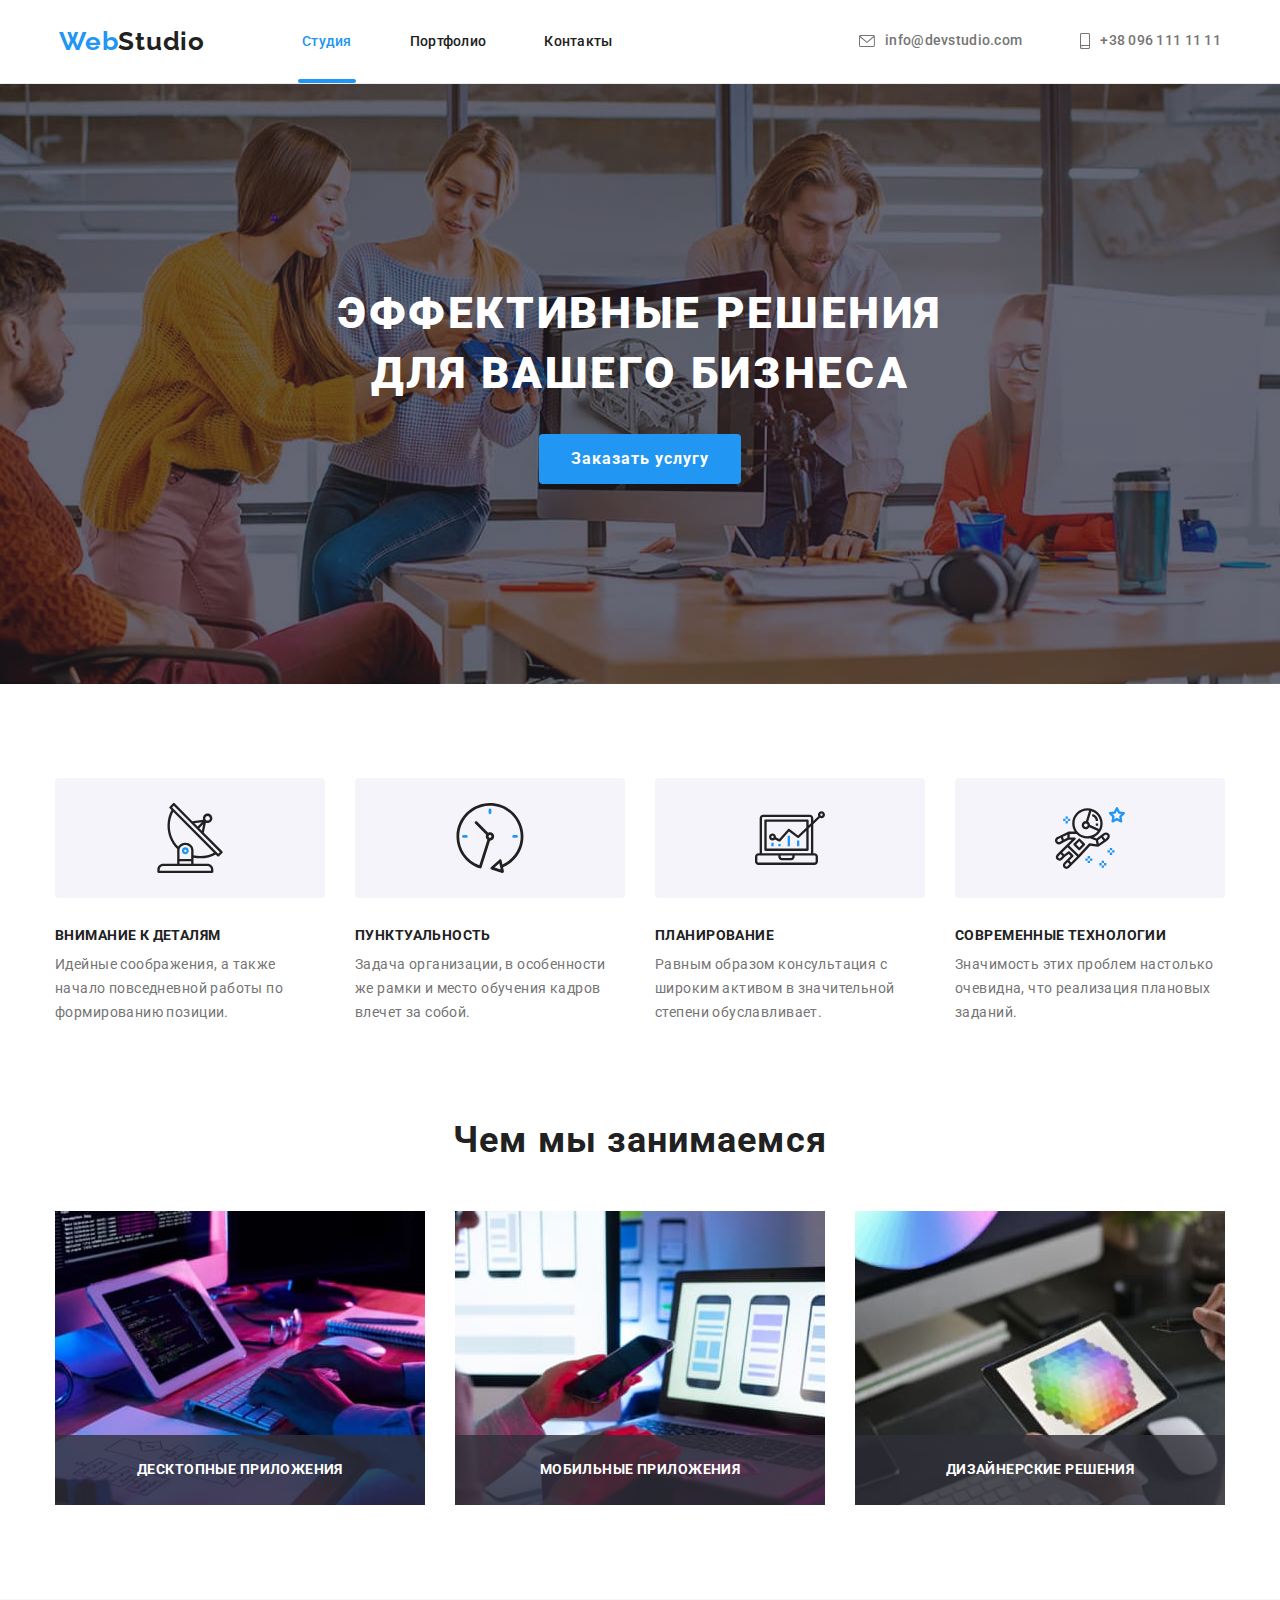
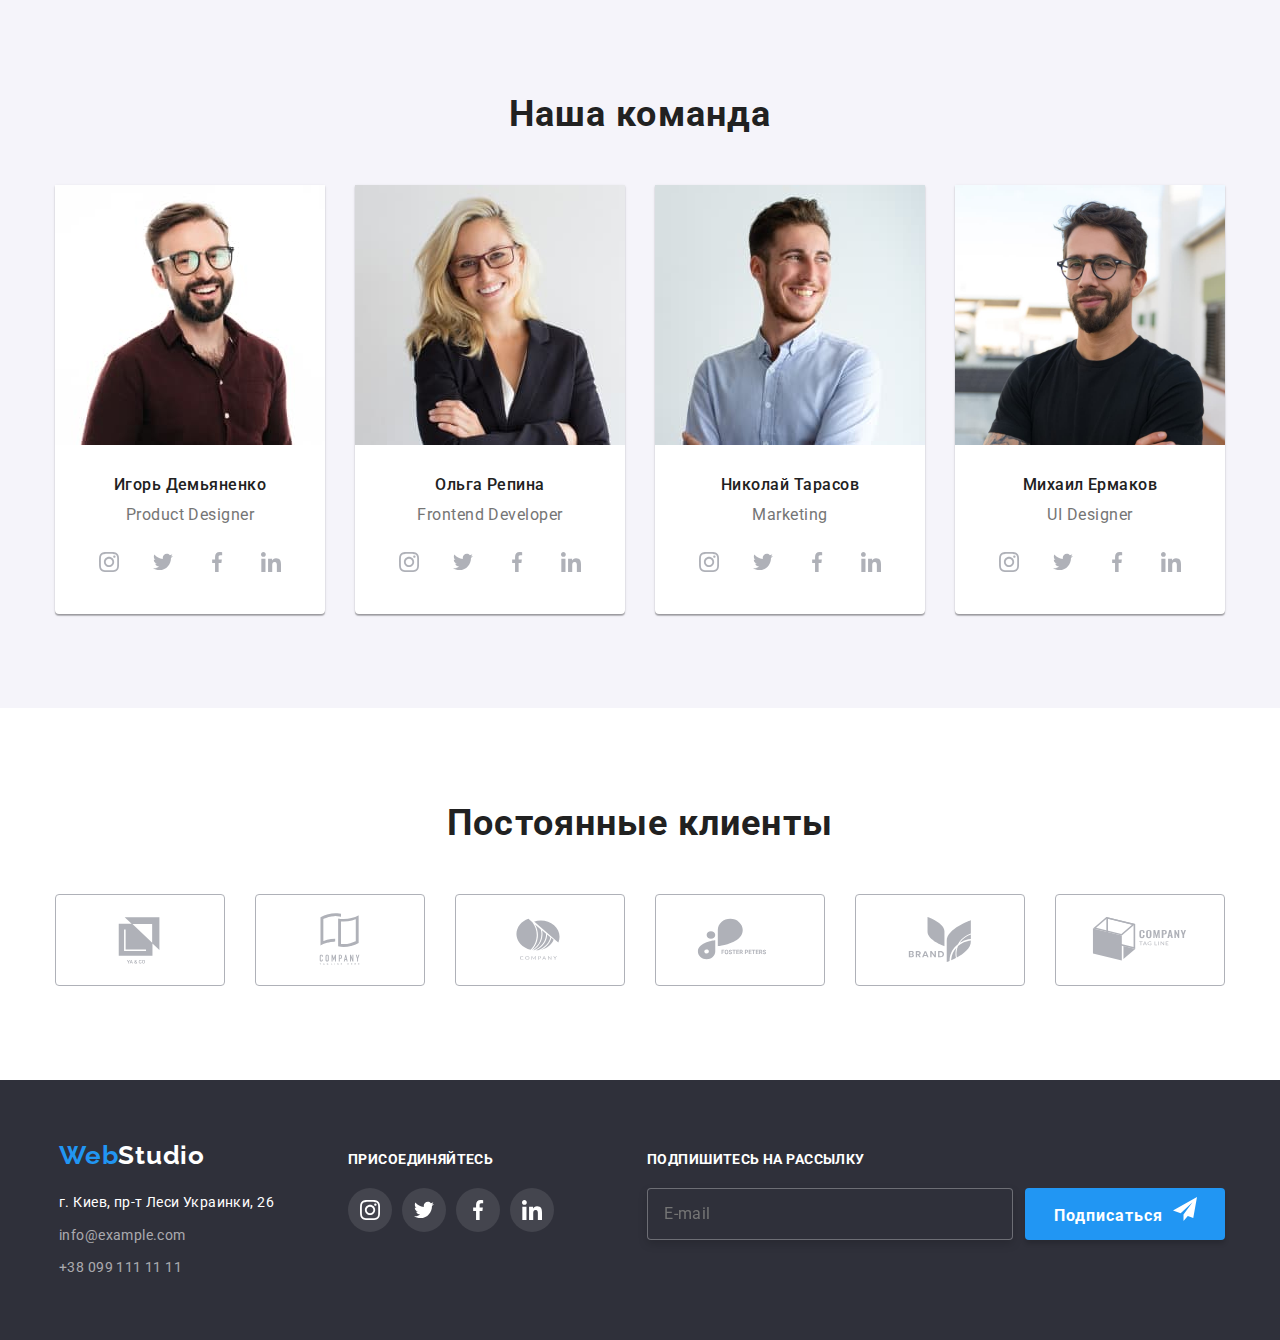
<file: index.html>
<!DOCTYPE html>
<html lang="ru">
<head>
    <meta charset="UTF-8">
    <meta http-equiv="X-UA-Compatible" content="IE=edge">
    <meta name="viewport" content="width=device-width, initial-scale=1.0">
    <title>Студия</title>
    <link rel="stylesheet" href="https://cdnjs.cloudflare.com/ajax/libs/modern-normalize/1.1.0/modern-normalize.min.css">
    <link rel="preconnect" href="https://fonts.googleapis.com">
    <link rel="preconnect" href="https://fonts.gstatic.com" crossorigin>
    <link href="https://fonts.googleapis.com/css2?family=Raleway:wght@700&family=Roboto:wght@400;500;700;900&display=swap"
        rel="stylesheet">
    <!-- <link rel="stylesheet" href="./css/styles.css"> -->
    <link rel="stylesheet" href="./css/main.min.css">
</head>
<body>
    <header class="header"> 
        <div class="contanier contanier__header">    
            <a class="logo header__logo" href=""><span class="logo__accent">Web</span>Studio</a>
            <nav class="nav">
                <ul class="site-nav">
                    <li class="site-nav__item"><a class="site-nav__link site-nav__link_accent" href="">Студия</a></li>
                    <li class="site-nav__item"><a class="site-nav__link" href="./portfolio.html">Портфолио</a></li>
                    <li class="site-nav__item"><a class="site-nav__link" href="">Контакты</a></li>
                </ul>
            </nav>
            <ul class="contacts">
                <li class="contacts__item">
                    <a class="contacts__link" href="mailto:info@devstudio.com">
                        <svg class="contacts__icon" width="16" height="12">
                            <use href="images/icons.svg#icon-envelope"></use>
                        </svg>
                        info@devstudio.com
                    </a>
                </li>
                <li class="contacts__item">
                    <a class="contacts__link" href="tel:+380961111111">
                        <svg class="contacts__icon" width="10" height="16">
                            <use href="images/icons.svg#icon-smartphone"></use>
                        </svg>
                        +38 096 111 11 11</a>
                </li>
            </ul>
        </div>
    </header>
    
    <main>
<!-- ----------------------HERO-------------------------- -->
        <section class="hero">
            <div class="contanier">
                <h1 class="hero__title">Эффективные решения для вашего бизнеса</h1>
                <button type="button" class="btn hero__btn" data-modal-open>Заказать услугу</button>
            </div>
        </section>
<!-- -----------------------BENEFITS-------------->
        <section class="section">
            <div class="contanier">
                <h2 class="visually-hidden">Наши преимущества</h2>
                <ul class="benefits">
                    <li class="benefits__item">
                        <div class="benefits__box">
                            <svg width="70" height="70">
                                <use href="images/icons.svg#icon-antenna"></use>
                            </svg>
                        </div>    
                        <h3 class="benefits__title">Внимание к деталям</h3>
                        <p class="benefits__text">Идейные соображения, а также начало повседневной работы по формированию позиции.</p></li>
                    <li class="benefits__item">
                        <div class="benefits__box">
                            <svg width="70" height="70">
                                <use href="images/icons.svg#icon-clock"></use>
                            </svg>
                        </div>
                        <h3 class="benefits__title">Пунктуальность</h3>
                        <p class="benefits__text">Задача организации, в особенности же рамки и место обучения кадров влечет за собой.</p></li>
                    <li class="benefits__item">
                        <div class="benefits__box">
                            <svg width="70" height="70">
                                <use href="images/icons.svg#icon-diagram"></use>
                            </svg>
                        </div>
                        <h3 class="benefits__title">Планирование</h3>
                        <p class="benefits__text">Равным образом консультация с широким активом в значительной степени обуславливает.</p></li>
                    <li class="benefits__item">
                        <div class="benefits__box">
                            <svg width="70" height="70">
                                <use href="images/icons.svg#icon-astronau"></use>
                            </svg>
                        </div>
                        <h3 class="benefits__title">Современные технологии</h3>
                        <p class="benefits__text">Значимость этих проблем настолько очевидна, что реализация плановых заданий.</p></li>
                </ul>
            </div>
        </section>
<!-- --------------------SPECIFICATION-------------- -->
        <section class="section section__no-padding-top">
            <div class="contanier">
                <h2 class="section__title">Чем мы занимаемся</h2>
                <ul class="specification">
                    <li class="specification__item">
                        <img src="./images/desktop.jpg" 
                        alt="Человек пишет десктопное приложение" 
                        width="370">
                        <p class="specification__label">Десктопные приложения</p>
                    </li>
                    <li class="specification__item">
                        <img src="./images/mobile.jpg" 
                        alt="Человек разрабатывает мобильное приложение"
                        width="370">
                        <p class="specification__label">Мобильные приложения</p>
                    </li>
                    <li class="specification__item">
                        <img src="./images/design.jpg" 
                        alt="Человек разрабатывает дизайн"
                        width="370">
                        <p class="specification__label">Дизайнерские решения</p>
                    </li>
                </ul>
            </div>
        </section>
<!-- ------------------------ TEAM ----------------- -->   
        <section class="section section__team-background">
            <div class="contanier">
                <h2 class="section__title">Наша команда</h2>
                <ul class="team">
                    <li class="team__item">
                        <img src="./images/igor.jpg" alt="Дизайнер" width="270">
                        <div class="team__content">
                            <h3 class="team__title">Игорь Демьяненко</h3>
                            <p class="team__text">Product Designer</p>  
                            <ul class="social-list">
                                <li class="social__icon">
                                    <a href="" class="social__icon social-list__team">
                                        <svg class="social-list__icon" width="20" height="20">
                                            <use href="images/icons.svg#icon-instagram"></use>
                                        </svg>
                                    </a>
                                </li>
                                <li class="social__icon">
                                    <a href="" class="social__icon social-list__team">
                                        <svg class="social-list__icon" width="20" height="20">
                                            <use href="images/icons.svg#icon-twitter"></use>
                                        </svg>
                                    </a>
                                </li>
                                <li class="social__icon">
                                    <a href="" class="social__icon social-list__team">
                                        <svg class="social-list__icon" width="20" height="20">
                                            <use href="images/icons.svg#icon-facebook"></use>
                                        </svg>
                                    </a>
                                </li>
                                <li class="social__icon">
                                    <a href="" class="social__icon social-list__team">
                                        <svg class="social-list__icon" width="20" height="20">
                                            <use href="images/icons.svg#icon-linkedin"></use>
                                        </svg>
                                    </a>
                                </li>
                            </ul>
                        </div>
                    </li>
                    <li class="team__item">
                        <img src="./images/olga.jpg" alt="Фронтенд-разработчик" width="270">
                        <div class="team__content">
                            <h3 class="team__title">Ольга Репина</h3>
                            <p class="team__text">Frontend Developer</p>
                            <ul class="social-list">
                                <li class="social__icon">
                                    <a href="" class="social__icon social-list__team">
                                        <svg class="social-list__icon" width="20" height="20">
                                            <use href="images/icons.svg#icon-instagram"></use>
                                        </svg>
                                    </a>
                                </li>
                                <li class="social__icon">
                                    <a href="" class="social__icon social-list__team">
                                        <svg class="social-list__icon" width="20" height="20">
                                            <use href="images/icons.svg#icon-twitter"></use>
                                        </svg>
                                    </a>
                                </li>
                                <li class="social__icon">
                                    <a href="" class="social__icon social-list__team">
                                        <svg class="social-list__icon" width="20" height="20">
                                            <use href="images/icons.svg#icon-facebook"></use>
                                        </svg>
                                    </a>
                                </li>
                                <li class="social__icon">
                                    <a href="" class="social__icon social-list__team">
                                        <svg class="social-list__icon" width="20" height="20">
                                            <use href="images/icons.svg#icon-linkedin"></use>
                                        </svg>
                                    </a>
                                </li>
                            </ul>
                        </div>    
                    </li>
                    <li class="team__item">
                        <img src="./images/nikolaj.jpg" alt="Маркетолог" width="270">
                        <div class="team__content">
                            <h3 class="team__title">Николай Тарасов</h3>
                            <p class="team__text">Marketing</p>
                            <ul class="social-list">
                                <li class="social__icon">
                                    <a href="" class="social__icon social-list__team">
                                        <svg class="social-list__icon" width="20" height="20">
                                            <use href="images/icons.svg#icon-instagram"></use>
                                        </svg>
                                    </a>
                                </li>
                                <li class="social__icon">
                                    <a href="" class="social__icon social-list__team">
                                        <svg class="social-list__icon" width="20" height="20">
                                            <use href="images/icons.svg#icon-twitter"></use>
                                        </svg>
                                    </a>
                                </li>
                                <li class="social__icon">
                                    <a href="" class="social__icon social-list__team">
                                        <svg class="social-list__icon" width="20" height="20">
                                            <use href="images/icons.svg#icon-facebook"></use>
                                        </svg>
                                    </a>
                                </li>
                                <li class="social__icon">
                                    <a href="" class="social__icon social-list__team">
                                        <svg class="social-list__icon" width="20" height="20">
                                            <use href="images/icons.svg#icon-linkedin"></use>
                                        </svg>
                                    </a>
                                </li>
                            </ul>
                        </div>    
                    </li>
                    <li class="team__item">
                        <img src="./images/michael.jpg" alt="Дизайнер" width="270">
                        <div class="team__content">
                            <h3 class="team__title">Михаил Ермаков</h3>
                            <p class="team__text">UI Designer</p>
                            <ul class="social-list">
                                <li class="social__icon">
                                    <a href="" class="social__icon social-list__team">
                                        <svg class="social-list__icon" width="20" height="20">
                                            <use href="images/icons.svg#icon-instagram"></use>
                                        </svg>
                                    </a>
                                </li>
                                <li class="social__icon">
                                    <a href="" class="social__icon social-list__team">
                                        <svg class="social-list__icon" width="20" height="20">
                                            <use href="images/icons.svg#icon-twitter"></use>
                                        </svg>
                                    </a>
                                </li>
                                <li class="social__icon">
                                    <a href="" class="social__icon social-list__team">
                                        <svg class="social-list__icon" width="20" height="20">
                                            <use href="images/icons.svg#icon-facebook"></use>
                                        </svg>
                                    </a>
                                </li>
                                <li class="social__icon">
                                    <a href="" class="social__icon social-list__team">
                                        <svg class="social-list__icon" width="20" height="20">
                                            <use href="images/icons.svg#icon-linkedin"></use>
                                        </svg>
                                    </a>
                                </li>
                            </ul>
                        </div>    
                    </li>
                </ul>
            </div>
        </section>
 <!-- ------------------------CLIENTS------------------ -->
        <section class="section">
            <div class="contanier">
                <h2 class="section__title">Постоянные клиенты</h2>
                <ul class="clients">
                    <li class="clients__item">
                        <a href="" class="clients__link">
                            <svg class="clients__icon" width="106" height="60">
                                <use href="images/icons.svg#icon-Logo"></use>
                            </svg>
                        </a>
                    </li>
                    <li class="clients__item">
                        <a href="" class="clients__link">
                            <svg class="clients__icon" width="106" height="60">
                                <use href="images/icons.svg#icon-Logo1"></use>
                            </svg>
                        </a>
                    </li>
                    <li class="clients__item">
                        <a href="" class="clients__link">
                            <svg class="clients__icon" width="106" height="60">
                                <use href="images/icons.svg#icon-Logo2"></use>
                            </svg>
                        </a>
                    </li>
                    <li class="clients__item">
                        <a href="" class="clients__link">
                            <svg class="clients__icon" width="106" height="60">
                                <use href="images/icons.svg#icon-Logo3"></use>
                            </svg>
                        </a>
                    </li>
                    <li class="clients__item">
                        <a href="" class="clients__link">
                            <svg class="clients__icon" width="106" height="60">
                                <use href="images/icons.svg#icon-Logo4"></use>
                            </svg>
                        </a>
                    </li>
                    <li class="clients__item">
                        <a href="" class="clients__link">
                            <svg class="clients__icon" width="106" height="60">
                                <use href="images/icons.svg#icon-Logo5"></use>
                            </svg>
                        </a>
                    </li>
                </ul>
            </div>
        </section>
    </main>
    <!-- -----------------FOOTER-------------- -->
    <footer class="footer">
        <div class="contanier footer__block">
            <div class="footer__contact-group">
                <div class="footer__contact-block"> 
                    <a class="logo logo__footer" href=""><span class="logo__accent">Web</span>Studio</a>
                    <address class="direct-block">
                        <ul>
                            <li class="direct-block__list"><a class="direct-block__adds" href="https://goo.gl/maps/VP5CbCXjH7ehLdj28" target="_blank" rel="noopener noreferrer">г. Киев, пр-т Леси Украинки, 26</a></li>
                            <li class="direct-block__list"><a class="direct-block__cont" href="mailto:info@example.com">info@example.com</a></li>
                            <li class="direct-block__list"><a class="direct-block__cont" href="tel:+380991111111">+38 099 111 11 11</a></li>
                        </ul>
                    </address>
                </div>
                <div class="links-block">
                    <h3 class="title-upercase links-block__title">присоединяйтесь</h3>
                    <ul class="social-list">
                        <li class="social__icon">
                            <a href="" class="social__icon social__icon_footer">
                                <svg class="social-list__icon_footer" width="20" height="20">
                                    <use href="images/icons.svg#icon-instagram"></use>
                                </svg>
                            </a>
                        </li>
                        <li class="social__icon">
                            <a href="" class="social__icon social__icon_footer">
                                <svg class="social-list__icon_footer" width="20" height="20">
                                    <use href="images/icons.svg#icon-twitter"></use>
                                </svg>
                            </a>
                        </li>
                        <li class="social__icon">
                            <a href="" class="social__icon social__icon_footer">
                                <svg class="social-list__icon_footer" width="20" height="20">
                                    <use href="images/icons.svg#icon-facebook"></use>
                                </svg>
                            </a>
                        </li>
                        <li class="social__icon">
                            <a href="" class="social__icon social__icon_footer">
                                <svg class="social-list__icon_footer" width="20" height="20">
                                    <use href="images/icons.svg#icon-linkedin"></use>
                                </svg>
                            </a>
                        </li>
                    </ul>
                </div>
            </div>
            <div class="subscription">
                <form action="#">
                    <label for="subscription__input" class="title-upercase">Подпишитесь на рассылку</label> 
                    <div class="subscript__elements">
                        <input type="email" name="email" id="subscription__input" placeholder="E-mail" class="subscript-mail"/>
                        <button type="submit" class="btn subscription__btn">Подписаться<svg class="subscribe-icon" width="24" height="24">
                                <use href="images/icons.svg#icon-subscribe"></use>
                            </svg>
                        </button>
                    </div>
                  </form>
            </div>
        </div>
    </footer>

<!-- ------------MODAL WINDOW------------ -->

    <div class="backdrop is-hidden" data-modal>
        <div class="modal">
            <button type="button" class="modal__close" data-modal-close>
                <svg class="modal__close-btn" width="18" height="18">
                    <use href="images/icons.svg#icon-close-black"></use>
                </svg>
            </button>  
            <h3 class="modal__title">Оставьте свои данные, мы вам перезвоним</h3>
            <form action="#" class="online">
                <div class="online__field">
                    <label for="name-input" class="online__lables">Имя</label>
                    <div class="online__input-wrap">
                        <input 
                        type="text" 
                        name="user-name" 
                        required
                        minlength="2"
                        id="name-input" 
                        class="online__input online__input-form">
                        <svg class="online__input-icon" width="18" height="18">
                            <use href="./images/icons.svg#icon-person-input"></use>
                        </svg>
                    </div>
                </div>

                <div class="online__field">
                    <label for="phone-input" class="online__lables">Телефон</label>
                    <div class="online__input-wrap">
                        <input 
                        type="tel" 
                        name="user-tel" 
                        required
                        id="phone-input" 
                        class="online__input online__input-form">
                        <svg class="online__input-icon" width="18" height="18">
                            <use href="./images/icons.svg#icon-phone-input"></use>
                        </svg>
                    </div>
                </div> 

                <div class="online__field">    
                    <label for="mail-input" class="online__lables">Почта</label>
                    <div class="online__input-wrap">
                        <input 
                        type="email" 
                        name="user-email" 
                        required
                        id="mail-input" 
                        class="online__input online__input-form">
                        <svg class="online__input-icon" width="18" height="18">
                            <use href="./images/icons.svg#icon-email-input"></use>
                        </svg>
                    </div>
                </div>

                <label for="comment-text" class="online__lables">Комментарий</label>
                <textarea 
                name="user-comment" 
                id="comment-text" 
                placeholder="Введите текст" 
                class="online__comment-input online__input-form"></textarea>
                
                <div class="form-check">
                    <input 
                    type="checkbox"
                    name="policy" 
                    id="policy" 
                    class="form-check__policy visually-hidden">

                    <label 
                    for="policy"
                    class="form-check__text">
                        <span>
                            <svg class="form-check__icon" width="16" height="15">
                                <use href="./images/icons.svg#icon-check"></use>
                            </svg>
                        </span>Соглашаюсь с рассылкой и принимаю <a href=""class="form-check__link">Условия договора</a>
                    </label>
                </div>

                <button 
                type="submit" 
                class="btn hero__btn modal__btn">
                    Отправить
                </button>
            </form>
        </div>
    </div>
    <script src="./js/modal.js"></script>
</body>
</html>
</file>
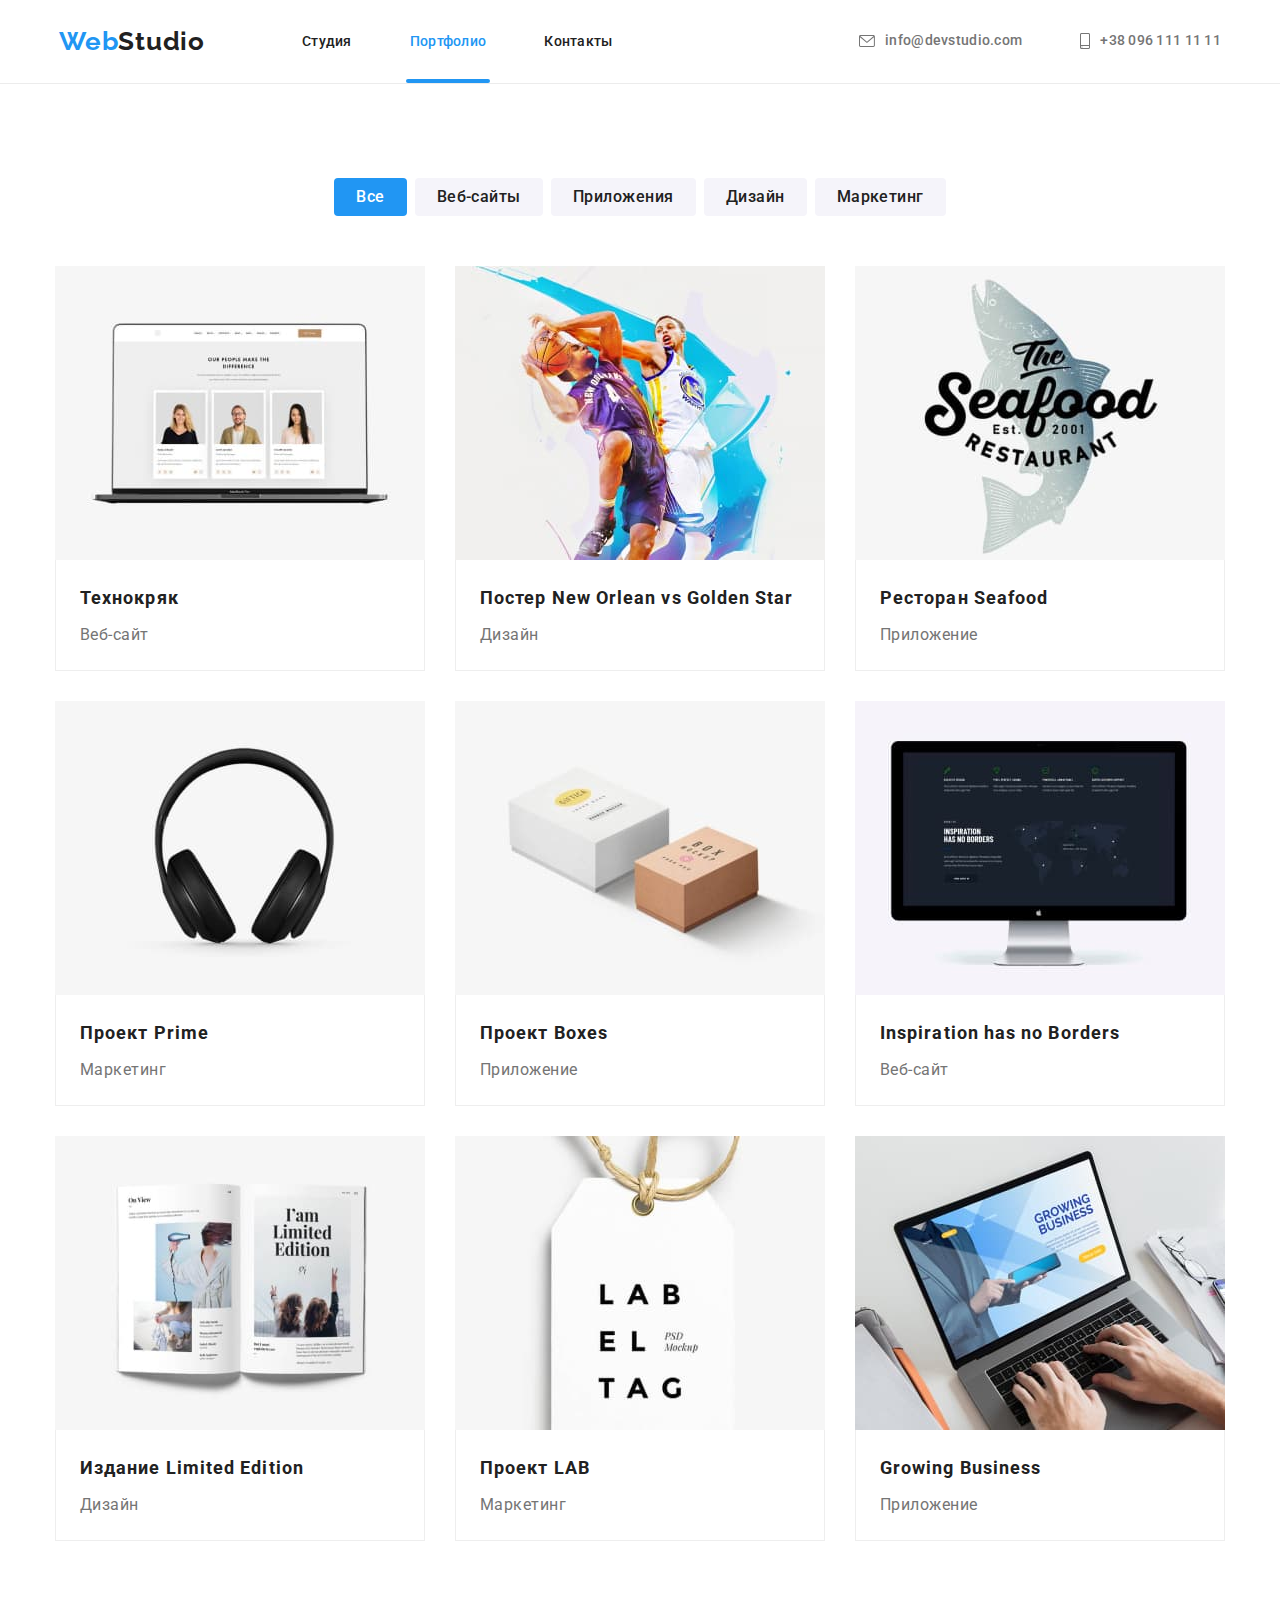
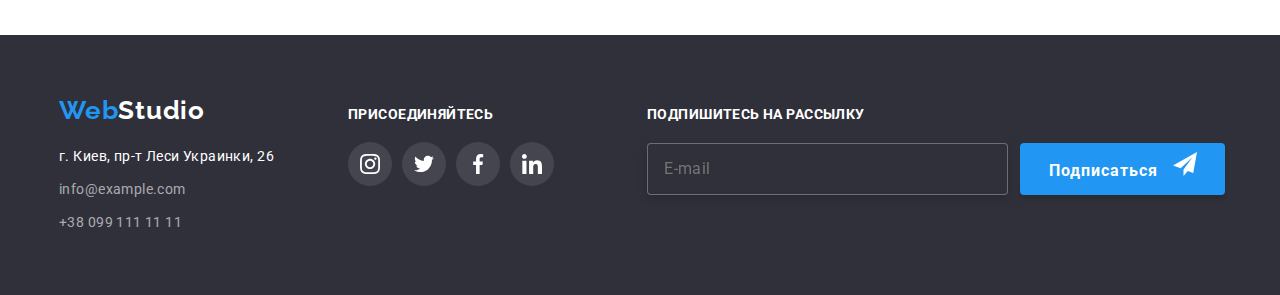
<file: portfolio.html>
<!DOCTYPE html>
<html lang="ru">
<head>
    <meta charset="UTF-8">
    <meta http-equiv="X-UA-Compatible" content="IE=edge">
    <meta name="viewport" content="width=device-width, initial-scale=1.0">
    <title>Студия</title>
    <link rel="stylesheet" href="https://cdnjs.cloudflare.com/ajax/libs/modern-normalize/1.1.0/modern-normalize.min.css">
    <link rel="preconnect" href="https://fonts.googleapis.com">
    <link rel="preconnect" href="https://fonts.gstatic.com" crossorigin>
    <link href="https://fonts.googleapis.com/css2?family=Raleway:wght@700&family=Roboto:wght@400;500;700;900&display=swap"
        rel="stylesheet">
    <!-- <link rel="stylesheet" href="./css/styles.css"> -->
    <link rel="stylesheet" href="./css/main.min.css">
</head>
<body>
    <header class="header"> 
        <div class="contanier contanier__header">    
            <a class="logo header__logo" href=""><span class="logo__accent">Web</span>Studio</a>
            <nav class="nav">
                <ul class="site-nav">
                    <li class="site-nav__item"><a class="site-nav__link" href="./index.html">Студия</a></li>
                    <li class="site-nav__item"><a class="site-nav__link site-nav__link_accent" href="">Портфолио</a></li>
                    <li class="site-nav__item"><a class="site-nav__link" href="">Контакты</a></li>
                </ul>
            </nav>
            <ul class="contacts">
                <li class="contacts__item">
                    <a class="contacts__link" href="mailto:info@devstudio.com">
                        <svg class="contacts__icon" width="16" height="12">
                            <use href="images/icons.svg#icon-envelope"></use>
                        </svg>
                        info@devstudio.com
                    </a>
                </li>
                <li class="contacts__item">
                    <a class="contacts__link" href="tel:+380961111111">
                        <svg class="contacts__icon" width="10" height="16">
                            <use href="images/icons.svg#icon-smartphone"></use>
                        </svg>
                        +38 096 111 11 11</a>
                </li>
            </ul>
        </div>
    </header>
    <main>
        <section class="section">
            <div class="contanier">
                <h1 class="visually-hidden">Наши проекты</h1>
                <ul class="filter">
                    <li class="filter__item"><button type="button" class="btn filter__btn btn_accent">Все</button></li>
                    <li class="filter__item"><button type="button" class="btn filter__btn">Веб-сайты</button></li>
                    <li class="filter__item"><button type="button" class="btn filter__btn">Приложения</button></li>
                    <li class="filter__item"><button type="button" class="btn filter__btn">Дизайн</button></li>
                    <li class="filter__item"><button type="button" class="btn filter__btn">Маркетинг</button></li>
                </ul>

                <ul class="portfolio">
                    <li class="portfolio__item">
                        <a href="" class="portfolio__links">
                            <div class="portfolio__item-wrap">
                                <img src="./images/img-1.jpg" alt="Команда разработчиков экране компьютера" width="370" >
                                <p class="pirtfolio__img-txt">Технокряк это современная площадка распространения коронавируса. Компании используют эту платформу для цифрового шпионажа и атак на защищённые сервера конкурентов.
                                </p>
                            </div>
                            <div class="portfolio__content">
                                <h2 class="portfolio__title">Технокряк</h2>
                                <p class="portfolio__text">Веб-сайт</p>
                            </div>
                        </a>
                    </li>
                    <li class="portfolio__item">
                        <a href="" class="portfolio__links">
                            <div class="portfolio__item-wrap">
                                <img src="./images/img-2.jpg" alt="Спортсмены играют в баскетбол" width="370">
                                <p class="pirtfolio__img-txt">New Orlean vs Golden Star это Lorem, ipsum dolor sit amet consectetur adipisicing elit. Aliquid at amet ex? Iste amet voluptatem sint aperiam veniam aliquam, quae rem esse! Modi nesciunt, eveniet et nulla nam facilis ad.

                                </p>
                            </div>
                            <div class="portfolio__content">
                                <h2 class="portfolio__title">Постер New Orlean vs Golden Star</h2>
                                <p class="portfolio__text">Дизайн</p>
                            </div>
                        </a>
                    </li>
                    <li class="portfolio__item">
                        <a href="" class="portfolio__links">
                            <div class="portfolio__item-wrap">
                                <img src="./images/img-3.jpg" alt="Логотип ресторана" width="370">
                                <p class="pirtfolio__img-txt">Seafood это Lorem ipsum dolor sit amet consectetur adipisicing elit. Nobis, mollitia illo odio quaerat, explicabo repudiandae expedita molestias aliquid, blanditiis unde aut? Vel quasi velit exercitationem necessitatibus, nisi quis quae porro!
                                </p>
                            </div>
                            <div class="portfolio__content">
                                <h2 class="portfolio__title">Ресторан Seafood</h2>
                                <p class="portfolio__text">Приложение</p>
                            </div>
                        </a>
                    </li>
                    <li class="portfolio__item">
                        <a href="" class="portfolio__links">
                            <div class="portfolio__item-wrap">
                                <img src="./images/img-4.jpg" alt="Наушники" width="370">
                                <p class="pirtfolio__img-txt">Проект Prime это Lorem ipsum dolor, sit amet consectetur adipisicing elit. Accusamus atque ex, voluptatibus odit eos sapiente nemo vel sit quaerat consequatur totam, asperiores aspernatur vero quis voluptatem rem ullam magni nobis!
                                </p>
                            </div>
                            <div class="portfolio__content">
                                <h2 class="portfolio__title">Проект Prime</h2>
                                <p class="portfolio__text">Маркетинг</p>
                            </div>
                        </a>    
                    </li>
                    <li class="portfolio__item">
                        <a href="" class="portfolio__links">
                            <div class="portfolio__item-wrap">
                                <img src="./images/img-5.jpg" alt="Две красивые коробочки" width="370">
                                <p class="pirtfolio__img-txt">Проект Boxes - это Lorem ipsum dolor sit amet consectetur adipisicing elit. Minima assumenda impedit adipisci veniam expedita quos exercitationem possimus. Excepturi consectetur quo magnam numquam fugiat vel suscipit? Fuga minus corporis obcaecati beatae.
                                </p>
                            </div>
                            <div class="portfolio__content">
                                <h2 class="portfolio__title">Проект Boxes</h2>
                                <p class="portfolio__text">Приложение</p>
                            </div>
                        </a>
                    </li>
                    <li class="portfolio__item">
                        <a href="" class="portfolio__links">
                            <div class="portfolio__item-wrap">
                                <img src="./images/img-6.jpg" alt="Монитор с изображением сайта" width="370">
                                <p class="pirtfolio__img-txt">Inspiration has no Borders. Lorem ipsum dolor sit amet consectetur adipisicing elit. Officiis reprehenderit minima voluptates perspiciatis magni consectetur, ipsum similique repudiandae eaque aliquid nam, sint debitis dicta? Ea quae aperiam mollitia possimus odit.
                                </p>
                            </div>
                            <div class="portfolio__content">
                                <h2  class="portfolio__title" lang="en">Inspiration has no Borders</h2>
                                <p class="portfolio__text">Веб-сайт</p>
                            </div>
                        </a>    
                    </li>
                    <li class="portfolio__item">
                        <a href="" class="portfolio__links">
                            <div class="portfolio__item-wrap">
                                <img src="./images/img-7.jpg" alt="Открытый журнал" width="370">
                                <p class="pirtfolio__img-txt">Limited Edition это Lorem ipsum dolor sit amet consectetur adipisicing elit. Debitis, rerum, saepe animi quia iusto dicta, ducimus quas sit nesciunt quibusdam minima sequi harum cupiditate. At eligendi minima sapiente eaque quas.
                                </p>
                            </div>
                            <div class="portfolio__content">
                                <h2 class="portfolio__title">Издание Limited Edition</h2>
                                <p class="portfolio__text">Дизайн</p>
                            </div>
                        </a>    
                    </li>
                    <li class="portfolio__item">
                        <a href="" class="portfolio__links">
                            <div class="portfolio__item-wrap">
                                <img src="./images/img-8.jpg" alt="Этикетка LAB на верёвочке" width="370">
                                <p class="pirtfolio__img-txt">LAB это Lorem ipsum dolor, sit amet consectetur adipisicing elit. Rem suscipit corporis maxime quam quaerat? Quaerat reprehenderit quae dolore, hic non veritatis repudiandae sunt sequi, sed rem, nostrum unde consectetur atque.
                                </p>
                            </div>
                            <div class="portfolio__content">
                                <h2 class="portfolio__title">Проект LAB</h2>
                                <p class="portfolio__text">Маркетинг</p>
                            </div>
                        </a>    
                    </li>
                    <li class="portfolio__item">
                        <a href="" class="portfolio__links">
                            <div class="portfolio__item-wrap">
                                <img src="./images/img-9.jpg" alt="Человек работает на ноутбуке" width="370">
                                <p class="pirtfolio__img-txt">Growing Business это Lorem ipsum dolor, sit amet consectetur adipisicing elit. Culpa itaque, officiis pariatur excepturi voluptatum dolore tempore sequi impedit ipsa maiores voluptates nulla! Iure praesentium dicta accusantium repudiandae earum, quos aliquam?
                                </p>
                            </div>
                            <div class="portfolio__content">
                                <h2  class="portfolio__title" lang="en">Growing Business</h2>
                                <p class="portfolio__text">Приложение</p>
                            </div>
                        </a>
                    </li>
                </ul>
            </div>
        </section>
    </main>
    <footer class="footer">
        <div class="contanier footer__block">
            <div class="footer__contact-group">
                <div class="footer__contact-block"> 
                    <a class="logo logo__footer" href=""><span class="logo__accent">Web</span>Studio</a>
                    <address class="direct-block">
                        <ul>
                            <li class="direct-block__list"><a class="direct-block__adds" href="https://goo.gl/maps/VP5CbCXjH7ehLdj28" target="_blank" rel="noopener noreferrer">г. Киев, пр-т Леси Украинки, 26</a></li>
                            <li class="direct-block__list"><a class="direct-block__cont" href="mailto:info@example.com">info@example.com</a></li>
                            <li class="direct-block__list"><a class="direct-block__cont" href="tel:+380991111111">+38 099 111 11 11</a></li>
                        </ul>
                    </address>
                </div>
                <div class="links-block">
                    <h3 class="title-upercase links-block__title">присоединяйтесь</h3>
                    <ul class="social-list">
                        <li class="social__icon">
                            <a href="" class="social__icon social__icon_footer">
                                <svg class="social-list__icon_footer" width="20" height="20">
                                    <use href="images/icons.svg#icon-instagram"></use>
                                </svg>
                            </a>
                        </li>
                        <li class="social__icon">
                            <a href="" class="social__icon social__icon_footer">
                                <svg class="social-list__icon_footer" width="20" height="20">
                                    <use href="images/icons.svg#icon-twitter"></use>
                                </svg>
                            </a>
                        </li>
                        <li class="social__icon">
                            <a href="" class="social__icon social__icon_footer">
                                <svg class="social-list__icon_footer" width="20" height="20">
                                    <use href="images/icons.svg#icon-facebook"></use>
                                </svg>
                            </a>
                        </li>
                        <li class="social__icon">
                            <a href="" class="social__icon social__icon_footer">
                                <svg class="social-list__icon_footer" width="20" height="20">
                                    <use href="images/icons.svg#icon-linkedin"></use>
                                </svg>
                            </a>
                        </li>
                    </ul>
                </div>
            </div>
            <div class="subscription">
                <form action="#">
                    <label for="subscription__input" class="title-upercase">Подпишитесь на рассылку</label> 
                    <div class="subscript__elements">
                        <input type="email" name="email" id="subscription__input" placeholder="E-mail" class="subscript-mail"/>
                        <button type="submit" class="subscription__btn btn">
                            Подписаться
                            <svg class="subscribe-icon" width="24" height="24">
                                <use href="images/icons.svg#icon-subscribe"></use>
                            </svg>
                        </button>
                    </div>
                  </form>
            </div>
        </div>
    </footer>
</body>
</html>
</file>
<file: css/styles.css>
/* 
*,
*::before,
*::after {
  box-sizing: border-box;
} */
/* *,
*:focus{
  outline-color: var(--p-title-color);
} */





/* ------------------HEADER------------------- */



/* --------------------MAIN-------------------- */
/*        -------------HERO---------------     */


/* -----------------------BENEFITS-------------- */



/* --------------------SPECIFICATION-------------- */


/* -----------------------TEAM-------------------- */


/* -----CLIENTS----- */


/* -----PORTFOLIO----------- */

/* --------------------FOOTER-------------------- */

/* ------------MODAL------------- */
</file>
<file: css/main.min.css>
:root{--background: #ffffff;--background-elements: #F5F4FA;--footer-color: #2F303A;--footer-cont-color: rgba(255, 255, 255, 0.6);--footer-hover-text-one: rgba(255, 255, 255, 0.8);--footer-hover-text-two: rgba(255, 255, 255, 0.4);--footer-icons-background: rgba(255, 255, 255, 0.1);--footer-hover-accent: rgba(33, 149, 243, 0.9);--portf-img-txt-color:rgba(33, 150, 243, 0.9);--spec-label-background: rgba(47, 48, 58, 0.8);--modal-background: rgba(0, 0, 0, 0.2);--border-close-btn: rgba(0, 0, 0, 0.1);--second-btn-color:#188CE8;--accent-color: #2196F3;--first-title-color: #ffffff;--second-title-color: #212121;--p-title-color: #757575;--icons-color: #afb1b8;--effect-time:250ms;--function-time:cubic-bezier(0.4, 0, 0.2, 1)}p,h1,h2,h3{margin:0}ul{margin:0;padding:0;list-style:none}.modal__close,.form-check__text,.form-check__text span,.contanier__header,.contacts,.contacts__link,.benefits__box,.specification__label,.social__icon,.clients__link{display:flex;align-items:center}body{margin:0;font-family:'Roboto', sans-serif;color:var(--background)}img{display:block;max-width:100%;height:auto}a{text-decoration:none}.visually-hidden{position:absolute;white-space:nowrap;width:1px;height:1px;overflow:hidden;border:0;padding:0;clip:rect(0 0 0 0);clip-path:inset(50%);margin:-1px}.btn{display:inline-block;font-family:Roboto;border-radius:4px;border:transparent;cursor:pointer;background-color:var(--accent-color);color:var(--background)}.hero__btn{font-weight:700;font-size:16px;line-height:1.87;letter-spacing:.06em;transition-property:background-color;transition-duration:var(--effect-time);transition-timing-function:var(--function-time);padding:10px 32px}.hero__btn:hover{background-color:var(--second-btn-color)}.subscription__btn{font-weight:700;font-size:16px;line-height:1.87;letter-spacing:.06em;text-align:center;padding-left:29px;padding-right:28px;box-shadow:0px 4px 4px rgba(0,0,0,0.15);margin-left:12px}.filter__btn{font-weight:500;font-size:16px;line-height:1.62;letter-spacing:.03em;transition-property:background-color, color, box-shadow;transition-duration:var(--effect-time);transition-timing-function:var(--function-time);padding:6px 22px;color:var(--second-title-color);background:var(--background-elements)}.filter__btn:hover,.filter__btn:focus{background-color:var(--second-btn-color);color:var(--background);box-shadow:0px 3px 1px rgba(0,0,0,0.1),0px 1px 2px rgba(0,0,0,0.08),0px 2px 2px rgba(0,0,0,0.12)}.modal__btn{display:block;margin-left:auto;margin-right:auto;padding:10px 55px 10px 56px;box-shadow:0px 4px 4px rgba(0,0,0,0.15)}.modal__close{transition-property:fill;transition-duration:var(--effect-time);transition-timing-function:var(--function-time);justify-content:center;width:30px;height:30px;border-radius:50%;border:1px solid var(--border-close-btn);background-color:var(--background);position:absolute;top:8px;right:8px;cursor:pointer}.modal__close:hover{fill:var(--accent-color)}.btn_accent{background:var(--accent-color);color:var(--background)}.contanier{width:1200px;margin:0 auto;padding:0 15px}.logo{font-weight:700;font-size:26px;line-height:1.19;letter-spacing:.03em;transition-property:color;transition-duration:var(--effect-time);transition-timing-function:var(--function-time);font-family:Raleway;text-decoration:none;padding:2px 4px}.logo:hover,.logo:focus{color:var(--accent-color)}.logo__accent{color:var(--accent-color)}.header__logo{color:var(--second-title-color);margin-right:89px}.logo__footer{color:var(--background)}.section{padding-top:94px;padding-bottom:94px}.section__no-padding-top{padding-top:0}.section__team-background{background-color:var(--background-elements)}.backdrop{position:fixed;top:0;width:100vw;height:100vh;background-color:var(--modal-background);transition:opacity 500ms ,visibility 500ms;transition-timing-function:var(--function-time)}.modal{position:absolute;padding:40px;top:50%;left:50%;transform:translate(-50%, -50%);width:528px;min-height:581px;background:var(--background);box-shadow:0px 1px 3px rgba(0,0,0,0.12),0px 1px 1px rgba(0,0,0,0.14),0px 2px 1px rgba(0,0,0,0.2);border-radius:4px}.is-hidden{opacity:0;pointer-events:none}.modal__title{font-weight:600;font-size:20px;line-height:1.15;letter-spacing:.03em;text-align:center;color:var(--second-title-color);margin-bottom:12px}.online__field{margin-bottom:10px}.online__input-wrap{position:relative}.online__input-icon{transition-property:fill;transition-duration:var(--effect-time);transition-timing-function:var(--function-time);position:absolute;left:15px;top:50%;transform:translateY(-50%)}.online__input-form:focus+.online__input-icon{fill:var(--accent-color)}.online__lables{font-size:12px;line-height:1.17h;letter-spacing:.01em;display:block;color:var(--p-title-color);margin-bottom:4px;transition:none}.online__input-form{transition-property:border-color;transition-duration:var(--effect-time);transition-timing-function:var(--function-time);width:100%;border:1px solid rgba(33,33,33,0.2);border-radius:4px;cursor:pointer}.online__input-form:focus{border-color:var(--accent-color);outline:none}.online__input{height:40px;padding-left:42px}.online__comment-input{padding:12px 16px;margin-bottom:20px;height:120px;resize:none}.online__comment-input::placeholder{font-size:14px;line-height:1.14;letter-spacing:.01em}.form-check{margin-bottom:30px}.form-check__text{font-size:14px;line-height:1.71;letter-spacing:.03em;justify-content:center;color:var(--p-title-color)}.form-check__text span{width:16px;height:15px;border:2px solid #212121;border-radius:2px;margin-right:7px;justify-content:center}.form-check__policy:checked+.form-check__text span{border:none;background-color:var(--accent-color)}.form-check__icon{fill:transparent}.form-check__policy:checked+.form-check__text .form-check__icon{fill:#ffffff}.form-check__link{color:var(--accent-color);margin-left:0.3em}.header{background-color:var(--background);border-bottom:1px solid #ececec}.contanier__header{justify-content:end;padding-top:24px;padding-bottom:24px}.site-nav{display:flex}.site-nav__item{margin-right:50px}.site-nav__item:last-child{margin-right:0}.site-nav__link{font-weight:500;font-size:14px;line-height:1.14;letter-spacing:.02em;color:var(--second-title-color);transition-property:color;transition-duration:var(--effect-time);transition-timing-function:var(--function-time);padding:2px 4px}.site-nav__link:hover,.site-nav__link:focus{color:var(--accent-color)}.site-nav__link_accent{color:var(--accent-color);position:relative}.site-nav__link_accent::after{content:'';width:100%;height:4px;border-radius:2px;background-color:var(--accent-color);position:absolute;left:0;bottom:-31.5px}.contacts{margin-left:auto}.contacts__item{margin-right:50px}.contacts__item:last-child{margin-right:0}.contacts__link{font-weight:500;font-size:14px;line-height:1.14;letter-spacing:.02em;color:var(--p-title-color);transition-property:color;transition-duration:var(--effect-time);transition-timing-function:var(--function-time);padding:2px 4px}.contacts__link:hover,.contacts__link:focus{color:var(--accent-color)}.contacts__icon{margin-right:10px;fill:currentColor}.section__title{font-weight:700;font-size:36px;line-height:1.17;letter-spacing:.03em;margin-bottom:50px;text-align:center;color:var(--second-title-color)}.hero{text-align:center;padding-top:200px;padding-bottom:200px;max-width:1600px;margin-left:auto;margin-right:auto;background-color:var(--footer-color);background-image:linear-gradient(rgba(47,48,58,0.4), rgba(47,48,58,0.4)),url("../images/img.jpg");background-size:cover;background-repeat:no-repeat;background-position:center}.hero__title{font-weight:900;font-size:44px;line-height:1.36;letter-spacing:.06em;margin-left:auto;margin-right:auto;width:696px;margin-bottom:30px;text-transform:uppercase;color:var(--background)}.benefits{display:flex;justify-content:center}.benefits__item{margin-right:30px;width:calc((100%-90px)/4)}.benefits__item:last-child{margin-right:0}.benefits__box{justify-content:center;width:270px;height:120px;border-radius:4px;background-color:var(--background-elements);margin-bottom:30px}.title-upercase{font-weight:700;font-size:14px;line-height:1.14;letter-spacing:.03em;text-transform:uppercase}.benefits__title{font-weight:700;font-size:14px;line-height:1.14;letter-spacing:.03em;text-transform:uppercase;margin-bottom:10px;color:var(--second-title-color)}.benefits__text{font-size:14px;line-height:1.71;letter-spacing:.03em;color:var(--p-title-color)}.specification{display:flex;justify-content:center}.specification__item{display:flex;position:relative;align-items:end;margin-right:30px}.specification__item:last-child{margin-right:0}.specification__label{font-weight:700;font-size:14px;line-height:1.14;letter-spacing:.03em;justify-content:center;height:70px;width:100%;position:absolute;text-transform:uppercase;color:var(--first-title-color);background-color:var(--spec-label-background)}.team{display:flex;justify-content:center}.team__item{background-color:var(--background);margin-right:30px;box-shadow:0px 1px 3px rgba(0,0,0,0.12),0px 1px 1px rgba(0,0,0,0.14),0px 2px 1px rgba(0,0,0,0.2);border-radius:0px 0px 4px 4px}.team__item:last-child{margin-right:0}.team__content{padding-top:30px;padding-bottom:30px}.team__title{font-weight:500;font-size:16px;line-height:1.19;letter-spacing:.03em;margin-bottom:10px;text-align:center;color:var(--second-title-color)}.team__text{font-size:16px;line-height:1.19;letter-spacing:.03em;text-align:center;color:var(--p-title-color);margin-bottom:16px}.social-list{display:flex;justify-content:center}.social__icon{height:44px;width:44px;border-radius:50%;display:flex;justify-content:center}.social__icon+.social__icon{margin-left:10px}.social-list__team{color:var(--icons-color);transition-property:color;transition-duration:var(--effect-time);transition-timing-function:var(--function-time)}.social-list__team:hover,.social-list__team:focus{background-color:var(--accent-color);color:var(--background)}.social-list__icon{fill:currentColor}.clients{display:flex;justify-content:center}.clients__item+.clients__item{margin-left:30px}.clients__link{transition-property:border-color;transition-duration:var(--effect-time);transition-timing-function:var(--function-time);transition-property:color;transition-duration:var(--effect-time);transition-timing-function:var(--function-time);height:92px;width:170px;border:1px solid var(--icons-color);border-radius:4px;justify-content:center;color:var(--icons-color)}.clients__link:hover,.clients__link:focus{border-color:var(--accent-color);color:var(--accent-color)}.clients__link:focus{outline-color:var(--accent-color)}.clients__icon{fill:currentColor}.portfolio{display:flex;flex-wrap:wrap}.filter{display:flex;justify-content:center;margin-bottom:50px}.filter__item{margin-right:8px}.filter__item:last-child{margin-right:0px}.portfolio__item{flex-basis:calc((100% - 60px) / 3);margin-right:30px;margin-bottom:30px}.portfolio__item:nth-child(3n){margin-right:0}.portfolio__item:nth-child(n+7){margin-bottom:0}.portfolio__links{display:block;transition-property:box-shadow;transition-duration:var(--effect-time);transition-timing-function:var(--function-time)}.portfolio__links:hover,.portfolio__links:focus{box-shadow:0px 1px 1px rgba(0,0,0,0.12),0px 4px 4px rgba(0,0,0,0.06),1px 4px 6px rgba(0,0,0,0.16)}.portfolio__item-wrap{position:relative;overflow:hidden}.pirtfolio__img-txt{font-size:18px;line-height:1.56;letter-spacing:.03em;transition-property:transform;transition-duration:var(--effect-time);transition-timing-function:var(--function-time);position:absolute;top:0;left:0;padding:63px 24px;color:var(--first-title-color);background-color:var(--portf-img-txt-color);height:100%;transform:translateY(100%)}.portfolio__links:hover .pirtfolio__img-txt,.portfolio__links:focus .pirtfolio__img-txt{transform:translateY(0)}.portfolio__content{padding:20px 24px;border-left:1px solid #eeeeee;border-bottom:1px solid #eeeeee;border-right:1px solid #eeeeee}.portfolio__title{font-weight:700;font-size:18px;line-height:2;letter-spacing:.06em;margin-bottom:4px;color:var(--second-title-color)}.portfolio__text{font-size:16px;line-height:1.87;letter-spacing:.03em;color:var(--p-title-color)}.footer{padding-top:60px;padding-bottom:60px;background-color:var(--footer-color)}.footer__block{display:flex;align-items:baseline;justify-content:space-between}.footer__contact-group{display:flex;align-items:baseline}.direct-block{margin-top:20px;font-style:normal}.direct-block__list{font-size:14px;line-height:1.71;letter-spacing:.03em;margin-bottom:9px;color:var(--background)}.direct-block__list:last-child{margin-bottom:0}.direct-block__adds{color:var(--background);transition-property:color;transition-duration:var(--effect-time);transition-timing-function:var(--function-time);padding:2px 4px}.direct-block__adds:hover,.direct-block__adds:focus{color:var(--footer-hover-text-one)}.direct-block__cont{color:var(--footer-cont-color);transition-property:color;transition-duration:var(--effect-time);transition-timing-function:var(--function-time);padding:2px 4px}.direct-block__cont:hover,.direct-block__cont:focus{color:var(--footer-hover-text-two)}.links-block{margin-left:70px}.links-block__title{margin-bottom:20px;color:var(--background)}.social__icon_footer{background-color:var(--footer-icons-background);transition-property:background-color;transition-duration:var(--effect-time);transition-timing-function:var(--function-time)}.social__icon_footer:hover,.social__icon_footer:focus{background-color:var(--accent-color)}.social-list__icon_footer{fill:var(--background)}.subscription{margin-left:93px;display:block;flex-grow:1}.subscript__elements{display:flex;justify-content:space-between;margin-top:20px}.subscript-mail{font-size:16px;line-height:1.25;letter-spacing:.03em;border:1px solid rgba(255,255,255,0.3);filter:drop-shadow(0px 4px 4px rgba(0,0,0,0.15));border-radius:4px;background-color:#2F303A;padding:15px 16px;min-width:358px;color:var(--footer-cont-color);flex-grow:1}.subscribe-icon{margin-left:10px}
/*# sourceMappingURL=main.min.css.map */
</file>
